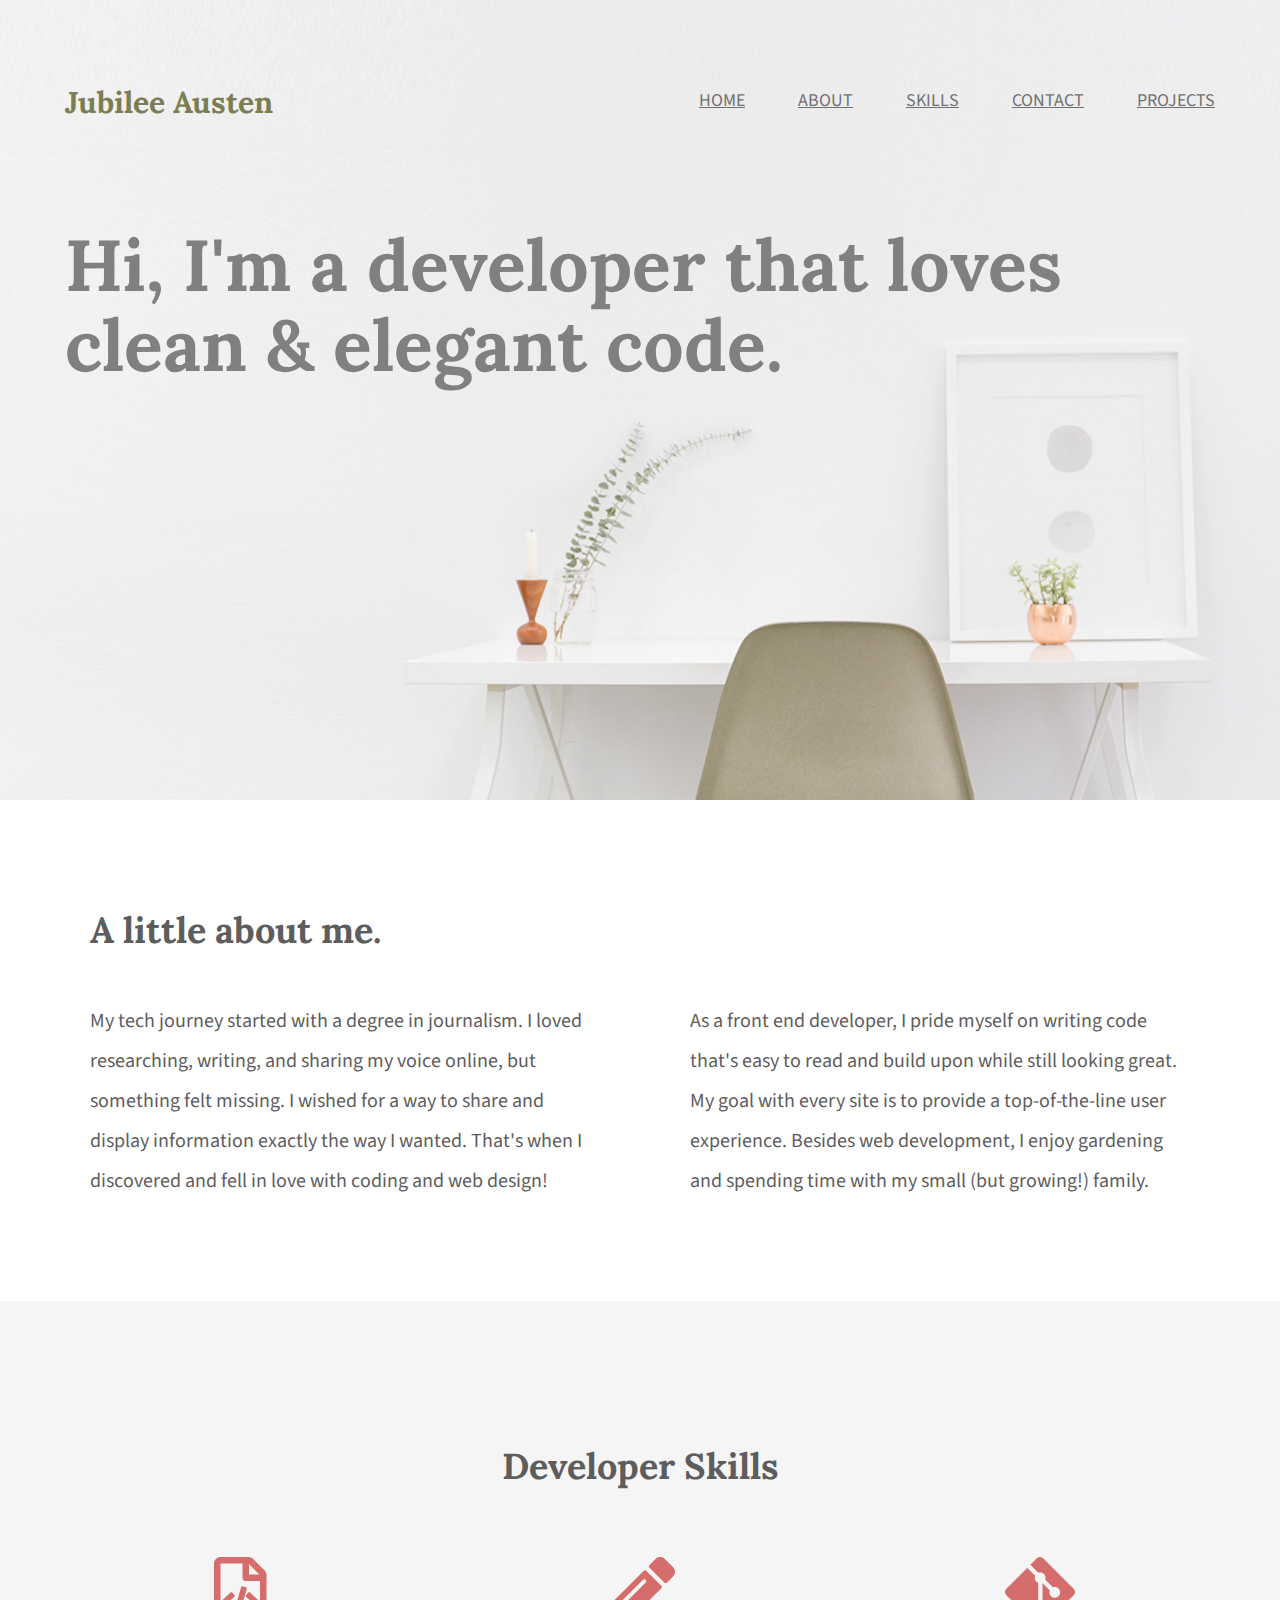
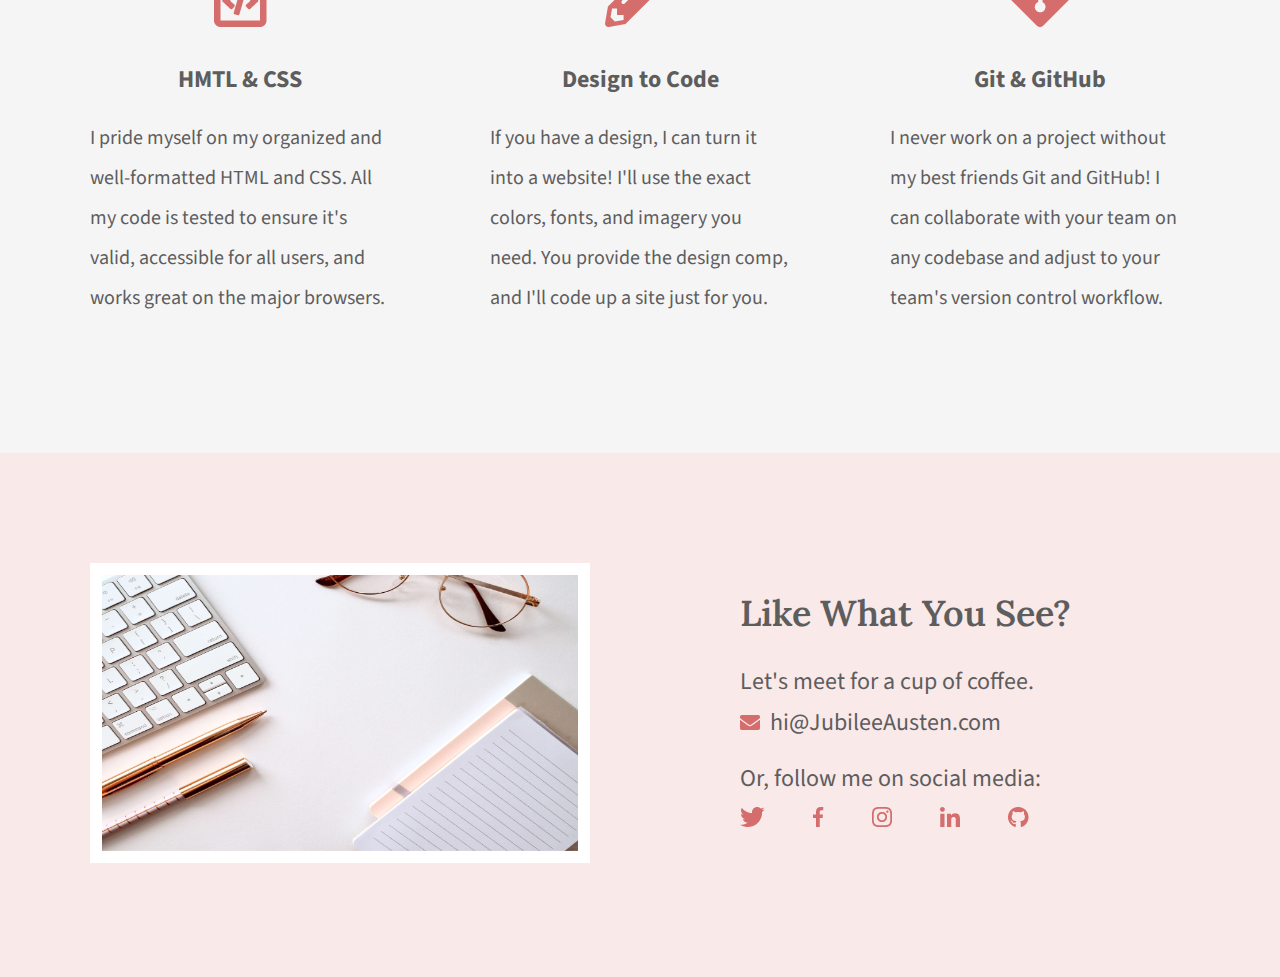
<file: index.html>
<!DOCTYPE html>
<html lang="en">

<head>
    <meta charset="UTF-8">
    <title>Jubilee Austen | Portfolio</title>
    <link rel="stylesheet" href="css/normalize.css">
    <link rel="stylesheet" href="css/main.css">
    <link rel="preconnect" href="https://fonts.googleapis.com">
    <link rel="preconnect" href="https://fonts.gstatic.com" crossorigin>
    <link
        href="https://fonts.googleapis.com/css2?family=Galada&family=Lora:wght@400;600;700&family=Martel&family=Montserrat:wght@400;700&family=Playfair+Display:ital@1&family=Source+Code+Pro:wght@400;600;700&family=Source+Sans+3:wght@400;600;700&family=Teko:wght@600&display=swap"
        rel="stylesheet">



<body>
    <header class="homepage-hero">
        <div class="content-wrapper">
            <h1>Jubilee Austen</h1>
            <nav>
                <ul>
                    <li><a href="#">home</a></li>
                    <li><a href="#about">about</a></li>
                    <li><a href="#skills">skills</a></li>
                    <li><a href="#contact">contact</a></li>
                    <li><a href="projects/index.html">projects</a></li>
                </ul>
            </nav>
            <h2>Hi, I'm a developer that loves clean & elegant code.</h2>
        </div>

    </header>

    <main>

        <section id="about">
            <div class="content-wrapper">
                <h2>A little about me.</h2>
                <p>My tech journey started with a degree in journalism. I loved researching,
                    writing, and sharing my voice online, but something felt missing. I wished
                    for a way to share and display information exactly the way I wanted. That's
                    when I discovered and fell in love with coding and web design!</p>
                <p>As a front end developer, I pride myself on writing code that's easy to read
                    and build upon while still looking great. My goal with every site is to provide
                    a top-of-the-line user experience. Besides web development, I enjoy
                    gardening and spending time with my small (but growing!) family.</p>

            </div>
        </section>

        <section id="skills">
            <div class="content-wrapper">
                <h2>Developer Skills</h2>
                <div class="skill-list">
                    <img src="img/html-icon.png" alt="html icon">
                    <h3>HMTL & CSS</h3>
                    <p>I pride myself on my organized and well-formatted HTML and CSS. All my
                        code is tested to ensure it's valid, accessible for all users, and works great
                        on the major browsers.
                    </p>
                </div>
                <div class="skill-list">
                    <img src="img/pencil-icon.png" alt="pencil icon">
                    <h3>Design to Code</h3>
                    <p>If you have a design, I can turn it into a website! I'll use the exact colors,
                        fonts, and imagery you need. You provide the design comp, and I'll code up
                        a site just for you.
                    </p>
                </div>
                <div class="skill-list">
                    <img src="img/git-icon.png" alt="git icon">
                    <h3>Git & GitHub</h3>
                    <p>I never work on a project without my best friends Git and GitHub! I can
                        collaborate with your team on any codebase and adjust to your team's
                        version control workflow.
                    </p>
                </div>
            </div>
        </section>


    </main>

    <footer id="contact">
        <div class="content-wrapper">
            <div class="contact-image">
                <img src="img/jess-bailey-q10VITrVYUM-unsplash.png" alt="desk with pen, keyboard, and note pad"
                    id="contact-img">
            </div>
            <div class="contact-info">
                <h2>Like What You See?</h2>
                <h3 id="email-header">Let's meet for a cup of coffee.</h3>
                <a href="mailto:hi@jubileeausten.com"><img src="img/envelope.png" alt="envelope icon"
                        id="envelope">hi@JubileeAusten.com</a>
                <h3 id="socialmedia-header">Or, follow me on social media:</h3>
                <ul>
                    <li><a href="https://twitter.com/home" target="_blank"><img src="img/twitter.png"
                                alt="twitter Icon"></a></li>
                    <li><a href="https://facebook.com/home" target="_blank"><img src="img/facebook.png"
                                alt="Facebook Icon"></a></li>
                    <li><a href="https://instagram.com/home" target="_blank"><img src="img/instagram.png"
                                alt="Instgram Icon"></a></li>
                    <li><a href="https://linkedin.com/home" target="_blank"><img src="img/linkedin.png"
                                alt="Linkedin Icon"></a></li>
                    <li><a href="https//github.com/home" target="_blank"><img src="img/github.png"
                                alt="GitHub Icon"></a></li>
                </ul>
            </div>

        </div>

    </footer>
</body>

</html>
</file>
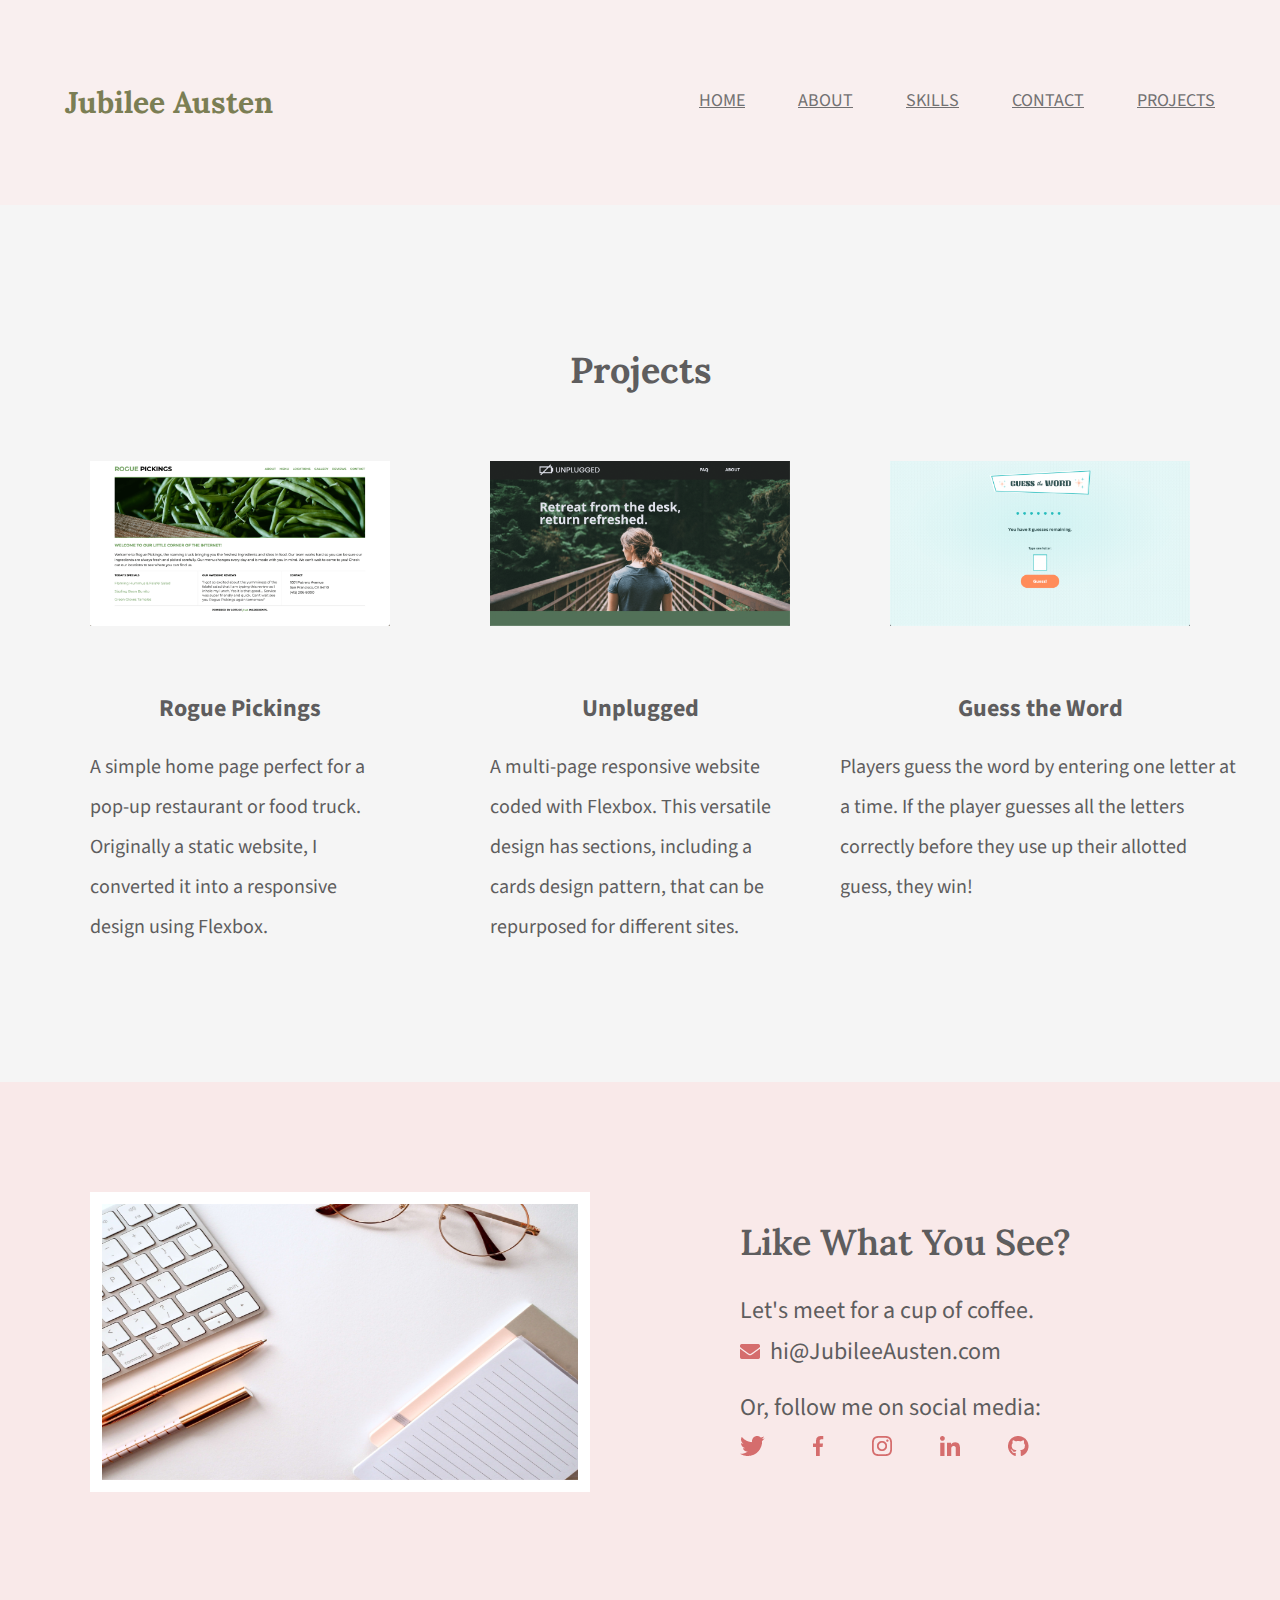
<file: projects/index.html>
<!DOCTYPE html>
<html lang="en">

<head>
    <meta charset="UTF-8">
    <title>Projects | Jubilee Austen</title>
    <link rel="stylesheet" href="../css/normalize.css">
    <link rel="stylesheet" href="../css/main.css">
    <link rel="preconnect" href="https://fonts.googleapis.com">
    <link rel="preconnect" href="https://fonts.gstatic.com" crossorigin>
    <link
        href="https://fonts.googleapis.com/css2?family=Galada&family=Lora:wght@400;600;700&family=Martel&family=Montserrat:wght@400;700&family=Playfair+Display:ital@1&family=Source+Code+Pro:wght@400;600;700&family=Source+Sans+3:wght@400;600;700&family=Teko:wght@600&display=swap"
        rel="stylesheet">



<body>
    <header class="extra-hero">
        <div class="content-wrapper">
            <h1>Jubilee Austen</h1>
            <nav>
                <ul>
                    <li><a href="../index.html">home</a></li>
                    <li><a href="../index.hmtl#about">about</a></li>
                    <li><a href="../index.html#skills">skills</a></li>
                    <li><a href="../index.html#contact">contact</a></li>
                    <li><a href="#">projects</a></li>
                </ul>
            </nav>
        </div>

    </header>

    <main>

        <section id="projects">
            <div class="content-wrapper">
                <h2>Projects</h2>
                <div class="project-piece">
                    <a href="https://skillcrush.github.io/206-rogue_pickings/" target="_blank">
                        <img src="../img/rogue-pickings.png" alt="Rogue Pickings Site"></a>
                    <h3>Rogue Pickings</h3>
                    <p>A simple home page perfect for a pop-up restaurant or food truck. Originally a static website, I
                        converted it into a responsive design using Flexbox.
                    </p>
                </div>
                <div class="project-piece">
                    <a href="https://skillcrush.github.io/206-unplugged_retreat/" target="_blank">
                        <img src="../img/unplugged.png" alt="Unplugged Site"></a>
                    <h3>Unplugged</h3>
                    <p>A multi-page responsive website coded with Flexbox. This versatile design has sections, including
                        a cards design pattern, that can be repurposed for different sites.
                    </p>
                </div>
                <div class="skill-list">
                    <a href="https://skillcrush.github.io/guess-the-word/" target="_blank">
                        <img src="../img/guess-the-word-game.png" alt="Guess the Word Site"></a>
                    <h3>Guess the Word</h3>
                    <p>Players guess the word by entering one letter at a time. If the player guesses all the letters
                        correctly before they use up their allotted guess, they win!
                    </p>
                </div>
            </div>
        </section>


    </main>

    <footer id="contact">
        <div class="content-wrapper">
            <div class="contact-image">
                <img src="../img/jess-bailey-q10VITrVYUM-unsplash.png" alt="desk with pen, keyboard, and note pad"
                    id="contact-img">
            </div>
            <div class="contact-info">
                <h2>Like What You See?</h2>
                <h3 id="email-header">Let's meet for a cup of coffee.</h3>
                <a href="mailto:hi@jubileeausten.com"><img src="../img/envelope.png" alt="envelope icon"
                        id="envelope">hi@JubileeAusten.com</a>
                <h3 id="socialmedia-header">Or, follow me on social media:</h3>
                <ul>
                    <li><a href="https://twitter.com/home" target="_blank"><img src="../img/twitter.png"
                                alt="twitter Icon"></a></li>
                    <li><a href="https://facebook.com/home" target="_blank"><img src="../img/facebook.png"
                                alt="Facebook Icon"></a></li>
                    <li><a href="https://instagram.com/home" target="_blank"><img src="../img/instagram.png"
                                alt="Instgram Icon"></a></li>
                    <li><a href="https://linkedin.com/home" target="_blank"><img src="../img/linkedin.png"
                                alt="Linkedin Icon"></a></li>
                    <li><a href="https//github.com/home" target="_blank"><img src="../img/github.png"
                                alt="GitHub Icon"></a></li>
                </ul>
            </div>

        </div>

    </footer>
</body>

</html>
</file>
<file: css/main.css>
/****** Global Styles ******/
Body {
    /****** background-color:red ******/
    font-family: 'Source Sans 3', sans-serif;
    color: #5e5d5e;
}

.content-wrapper {
    width: 1200px;
    margin: 0 auto;
    overflow: auto;
}


/****** Header Styles ******/
.homepage-hero {
    background: url('../img/full-background.png'), #f9efef;
    background-size: cover;
    background-position: center;
    height: 800px;
}

header h1 {
    float: left;
    width: 300px;
    font-family: 'Lora', serif;
    font-size: 30px;
    color: #7b7e54;
    padding: 65px 0 65px 25px;
}

header nav {
    width: 800px;
    float: right;
    text-align: right;
    padding: 75px 25px 75px 0;
}

nav ul li {
    display: inline-block;
}

nav ul li a {
    text-transform: uppercase;
    font-size: 18px;
    color: #727172;
    padding-left: 50px;
}

header h2 {
    width: 1000px;
    clear: both;
    color: #817f80;
    line-height: 80px;
    font-size: 72px;
    font-family: 'Lora', serif;
    padding: 20px 0 20px 25px;
}


/****** About Styles ******/
#about .content-wrapper {
    padding: 80px 0;
}

#about h2 {
    font-family: 'Lora', serif;
    font-size: 36px;
    padding-left: 50px;
}

#about p {
    float: left;
    width: 500px;
    font-size: 20px;
    line-height: 40px;
    padding: 0 50px;
}


/****** Skill Styles ******/
#skills {
    background: #f5f5f5;
    text-align: center;
}

#skills .content-wrapper {
    padding: 115px 0;
}

#skills .skill-list {
    float: left;
    width: 300px;
    padding: 0 50px;
}

#skills h2 {
    font-family: 'Lora', serif;
    font-size: 36px;
    padding-bottom: 40px;
}

#skills h3 {
    font-size: 24px;
    line-height: 36px;
    margin: 30px 0 20px 0;
}

#skills p {
    font-size: 20px;
    line-height: 40px;
    text-align: left;
}


/****** Contact Styles ******/
#contact {
    background: #F9e9e9;
}

#contact .content-wrapper {
    padding: 110px 0;
}

#contact .contact-image {
    float: left;
    width: 600px;
}

#contact #contact-img {
    height: 300px;
    width: 500px;
    border: 12px solid #ffffff;
    margin: 0 50px;
    box-sizing: border-box;
}

#contact .contact-info {
    float: left;
    width: 600px;
    padding-left: 100px;
    box-sizing: border-box;
}

#contact h2 {
    font-family: 'Lora', serif;
    font-size: 36px;
    font-weight: 600;
    margin: 30px 0;
}

#contact h3 {
    font-size: 24px;
    line-height: 36px;
    font-weight: 400;
}

#contact #email-header {
    margin-bottom: 5px;
}

#contact #socialmedia-header {
    margin-top: 20px;
    margin-bottom: 5px;
}

#contact #envelope {
    padding-right: 10px;
}

#contact a {
    text-decoration: none;
    color: #5e5d5e;
    font-size: 24px;
    line-height: 36px;
}

#contact ul {
    margin-top: 0;
    Padding-left: 0;
}

#contact ul li {
    display: inline-block;
}

#contact ul img {
    padding-right: 45px;
}
/****** Projects Page Styles ******/

/****** Projects Page Header Styles ******/

header.extra-hero {
    background: #f9efef;
}

/****** Project Page Project Styles ******/
#projects {
    background: #f5f5f5;
    text-align: center;
}
#projects .content-wrapper {
    padding: 115px 0;
}

#projects .project-piece {
    float: left;
    width: 300px;
    padding: 0 50px;
}

#projects h2 {
    font-family: 'Lora', serif;
    font-size: 36px;
    padding-bottom: 40px;
}

#projects h3 {
    font-size: 24px;
    line-height: 36px;
    margin: 30px 0 20px 0;
}

#projects p {
    font-size: 20px;
    line-height: 40px;
    text-align: left;
}

#projects img {
    width: 300px;
    padding-bottom: 30px;
}
</file>
